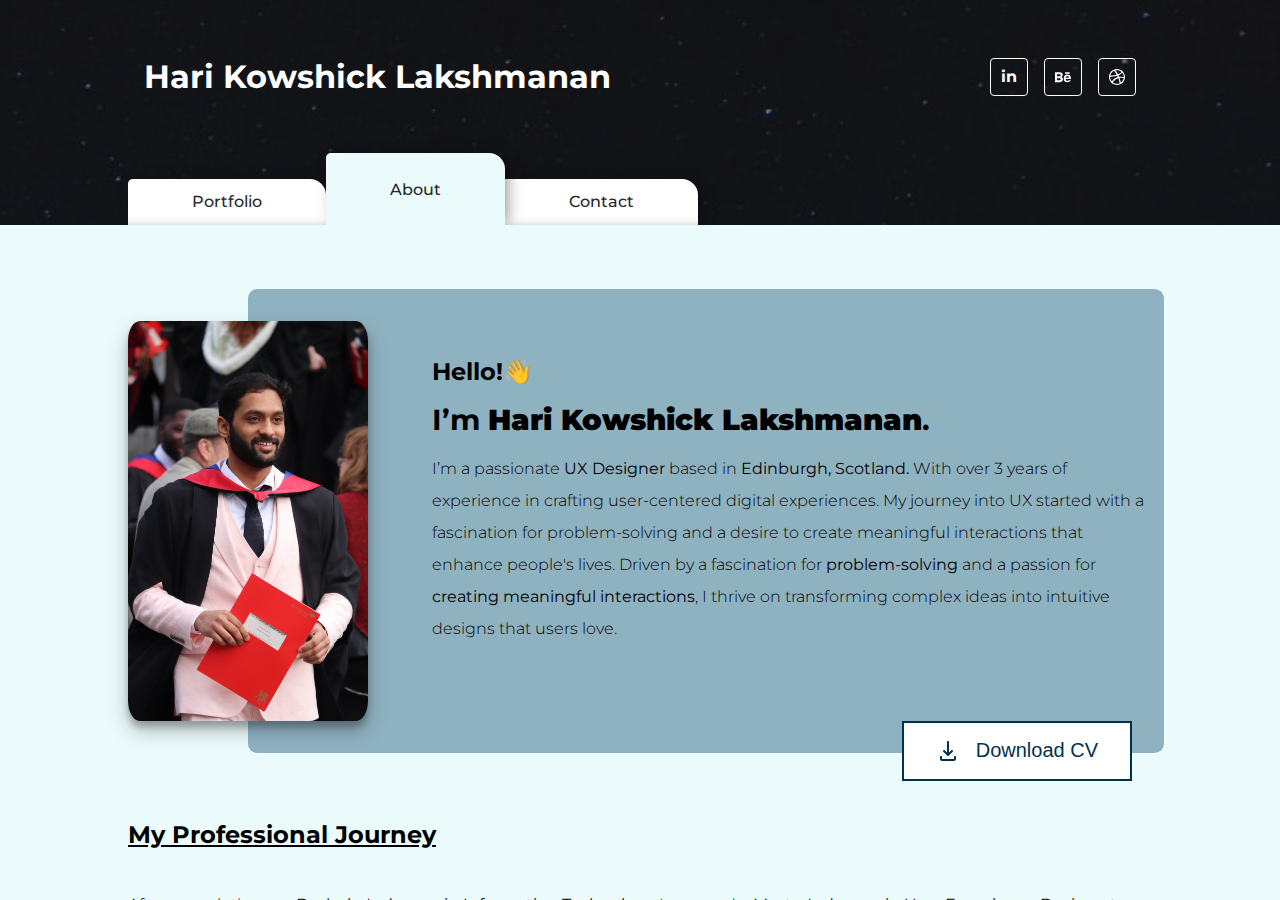
<file: index.html>
<!DOCTYPE html>
<html lang="en">
<head>
    <title>User Experience | Hari Kowshick Lakshmanan | Edinburgh > About</title>
    
    <meta charset="UTF-8">
    <meta http-equiv="X-UA-Compatible" content="IE=edge">
    <meta name="viewport" content="width=device-width, initial-scale=1.0">
    <meta   
        name="description" 
        content="User Experience (UX) and User Interface (UI) solutions in Berlin by Ayano Ogasawara."
    >
    
    <link rel="stylesheet" href="styles/grids.css" />
    <style>
        @import url(styles/variables.css);
        @import url(styles/reset.css);
        @import url(styles/grids.css);
        @import url(styles/header.css);
        @import url(styles/content.css);
        @import url(styles/about.css);
    </style>
    
    <link rel="preconnect" href="https://fonts.gstatic.com" crossorigin>
    <link href="https://fonts.googleapis.com/css2?family=Montserrat:wght@100;300;500&family=Roboto:wght@100;300;400&display=swap" rel="stylesheet">

</head>
<body class="grid-header-and-main">
    <header class="grid-responsive-width">
        <div class="title-heading">
            <h1>Hari Kowshick Lakshmanan</h1>
            <a style="color: white; font-weight: bold; text-decoration: none;" class="icon" href="https://www.linkedin.com/in/hari-kowshick-/" onmouseover="this.style.color='#0077b5'" onmouseout="this.style.color='white'">in</a>

                <a class="icon" href="https://www.behance.net/harikowshick"> 
                <svg xmlns="http://www.w3.org/2000/svg" width="24" height="24" viewBox="0 0 24 24">
                    <path
                        d="M22 7h-7v-2h7v2zm1.726 10c-.442 1.297-2.029 3-5.101 3-3.074 0-5.564-1.729-5.564-5.675 0-3.91 2.325-5.92 5.466-5.92 3.082 0 4.964 1.782 5.375 4.426.078.506.109 1.188.095 2.14h-8.027c.13 3.211 3.483 3.312 4.588 2.029h3.168zm-7.686-4h4.965c-.105-1.547-1.136-2.219-2.477-2.219-1.466 0-2.277.768-2.488 2.219zm-9.574 6.988h-6.466v-14.967h6.953c5.476.081 5.58 5.444 2.72 6.906 3.461 1.26 3.577 8.061-3.207 8.061zm-3.466-8.988h3.584c2.508 0 2.906-3-.312-3h-3.272v3zm3.391 3h-3.391v3.016h3.341c3.055 0 2.868-3.016.05-3.016z" />
                </svg>
            </a>
            <a class="icon" href="https://dribbble.com/Harikowshick">
                <svg width="100" height="100" viewBox="0 0 100 100" xmlns="http://www.w3.org/2000/svg">
                    <path fill-rule="evenodd" clip-rule="evenodd"
                        d="M50 0C22.397 0 0 22.397 0 50C0 77.603 22.397 100 50 100C77.5488 100 100 77.603 100 50C100 22.397 77.5488 0 50 0ZM83.026 23.0477C88.9913 30.3145 92.5705 39.5879 92.679 49.6204C91.269 49.3492 77.1692 46.4751 62.961 48.2646C62.6356 47.5597 62.3644 46.8004 62.0391 46.0412C61.1714 43.9805 60.1952 41.8655 59.2191 39.859C74.9458 33.4599 82.1041 24.2408 83.026 23.0477ZM50 7.37527C60.846 7.37527 70.7701 11.4425 78.308 18.1128C77.5488 19.1974 71.0954 27.82 55.9111 33.5141C48.9154 20.6616 41.1605 10.141 39.9675 8.5141C43.167 7.75488 46.5293 7.37527 50 7.37527ZM31.833 11.3883C32.9718 12.9067 40.564 23.4816 47.6681 36.0629C27.7115 41.3774 10.0868 41.269 8.18872 41.269C10.9544 28.0369 19.9024 17.0282 31.833 11.3883ZM7.26681 50.0542C7.26681 49.6204 7.26681 49.1866 7.26681 48.7527C9.11063 48.8069 29.8265 49.0781 51.1388 42.679C52.3861 45.0651 53.5249 47.5054 54.6095 49.9458C54.0672 50.1085 53.4707 50.2712 52.9284 50.4338C30.9111 57.538 19.1974 76.9523 18.2213 78.5792C11.4425 71.0412 7.26681 61.0087 7.26681 50.0542ZM50 92.7332C40.1302 92.7332 31.0195 89.3709 23.8069 83.731C24.5662 82.1584 33.243 65.4555 57.321 57.0499C57.4295 56.9957 57.4837 56.9957 57.5922 56.9414C63.6117 72.5054 66.0521 85.5748 66.7028 89.3167C61.551 91.5401 55.9111 92.7332 50 92.7332ZM73.807 85.4122C73.3731 82.8091 71.0955 70.3362 65.5098 54.9892C78.9046 52.8742 90.6182 56.3449 92.0824 56.833C90.2386 68.7093 83.4056 78.9588 73.807 85.4122Z"
                    />
                </svg>
            </a>
        </div>
        <nav>
            <a href="contact.html" class="custom tab">Contact</a>
            <a href="about.html" class="tab active content-underline">About</a>
            <a href="portfolio.html" class="custom tab">Portfolio</a>
            
        </nav>
    </header>
    <main class="grid-responsive-width content-paper">
        <div class="about-content-grid">
            <section class="intro">
                <div class="intro-thumbnail">
                </div>
                <div class="intro-summary">
                    <br>
                    <h2>Hello!👋 </h2>
                    <h1 style="font-size: 1.8rem;">I’m <strong>Hari Kowshick Lakshmanan</strong>.</h1>
                    <p style="line-height: 2rem;">I’m a passionate <strong>UX Designer</strong> based in <strong>Edinburgh, Scotland.</strong> With over 3 years of experience in crafting user-centered digital experiences. 
                        My journey into UX started with a fascination for problem-solving and a desire to create meaningful interactions that enhance people's lives. 
                        Driven by a fascination for <strong>problem-solving</strong> and a passion for <strong>creating meaningful interactions</strong>, I thrive on transforming complex ideas into intuitive designs that users love.</p>
                    <a href="./assets/pdf/Hari Kowshick Lakshmanan_UX designer_Resume.pdf" download="Hari Kowshick Lakshmanan_UX designer_Resume.pdf">
                        <button>
                            <svg fill="none" viewBox="0 0 24 24" height="24" width="24" xmlns="http://www.w3.org/2000/svg">
                                <path xmlns="http://www.w3.org/2000/svg" d="M12 2C12.5523 2 13 2.44772 13 3V13.5858L15.2929 11.2929C15.6834 10.9024 16.3166 10.9024 16.7071 11.2929C17.0976 11.6834 17.0976 12.3166 16.7071 12.7071L12.7071 16.7071C12.3166 17.0976 11.6834 17.0976 11.2929 16.7071L7.29289 12.7071C6.90237 12.3166 6.90237 11.6834 7.29289 11.2929C7.68342 10.9024 8.31658 10.9024 8.70711 11.2929L11 13.5858V3C11 2.44772 11.4477 2 12 2ZM5 17C5.55228 17 6 17.4477 6 18V20H18V18C18 17.4477 18.4477 17 19 17C19.5523 17 20 17.4477 20 18V20C20 21.1046 19.1046 22 18 22H6C4.89543 22 4 21.1046 4 20V18C4 17.4477 4.44772 17 5 17Z" fill="#0D0D0D"></path>
                            </svg>
                            Download CV
                        </button>
                    </a>
                </div>
            </section>
            <section class="chapter">
                <br>
                <u><h2>My Professional Journey</h2></u>
                <p style="line-height: 2rem;">After completing my <strong>Bachelor's degree in Information Technology</strong> 
                I pursued a <strong>Master's degree in User Experience Design at Edinburgh Napier University.</strong>
                During my academic and professional journey, I’ve had the opportunity to 
                work on <strong>diverse projects</strong> across various domains, including:</p>
                <div class="line-bullet-points">
                   <li> <span style="line-height: 2rem;"><strong style="color: blue; font-weight: bold;">E-commerce website redesign: </strong>Enhanced user journeys and improved conversions by
                    <br>simplifying the navigation and optimizing the checkout process based on user feedback.<br><br></span></li>
                   <li> <span style="line-height: 2rem;"><strong style="color: blue; font-weight: bold;">Sustainable app:</strong> Developed a mobile app to help users track their carbon footprint and adopt eco-friendly habits.
                     <br> worked on the user research, wireframes, and interactive prototypes.<br><br></span></li>
                   <li> <span style="line-height: 2rem;"><strong style="color: blue; font-weight: bold;">Bellfield Brewery website redesign:</strong> Created an engaging platform for a local brewery <br> 
                    to connect with their customers by enhancing the site's usability and ensuring a seamless user experience.<br><br></span>
                   <li> <span style="line-height: 2rem;"><strong style="color: blue; font-weight: bold;">Traveloop:</strong> A travel app aimed at promoting sustainable tourism.<br>
                    I collaborated with stakeholders to design a user-friendly interface and implemented interactive prototypes to validate the concept.<br></span>                   
                 </div>
                
            </section>
            <p style="line-height: 2rem;">Through these projects, I’ve gained expertise in tools like <strong>, Adobe XD, Miro, Axure RP, and Maze, 
                and honed my skills in UX research, prototyping, wireframing, and user testing.</strong> </p>
            <section class="chapter">
                <u><h2>What Inspires Me</h2></section></u>
                    <p style="line-height: 2rem;">
                    Design, for me, is about storytelling. It’s about understanding people’s needs, behaviors, and emotions, and translating that into 
                    seamless digital interactions. I’m particularly passionate about accessibility and sustainability in design—ensuring that the experiences 
                    we create are inclusive and have a positive impact on the world. When I’m not designing, you’ll likely find me exploring Edinburgh’s coffee spots, 
                    reading by the seaside, or working on a creative project. I love visiting bookshops, spending time by the beach, and I dream of adopting a black cat someday.
                </p><br>

                <u><h2>Let’s Connect!</h2></u>                              
                <p style="margin-bottom: 3rem; line-height: 2rem;">
                    I’m always excited to collaborate on meaningful projects that make a difference. 
                    Feel free to explore my <strong><a href="https://www.behance.net/harikowshick">explore my portfolio</a></strong> and reach out to 
                    me on <strong><a href="https://www.linkedin.com/in/hari-kowshick-/"> reach out to 
                        me on LinkedIn</a></strong> if you’d like to discuss design ideas, potential collaborations, or just to 
                    say <strong style="font-size:x-large; font-weight: bolder;">Hello!</strong>
                </p>
                <!-- <p style="margin-bottom: 4rem;">
                    So today, having some development and project management experience on top of having graduated Carreer Foundry's UX/UI Certification
                    gives me a very strong basis on which to build upon.
                </p> -->
            </section>
        </div>
    </main>
    <script type="module" src="main.js"></script>
</body>
</html>
</file>
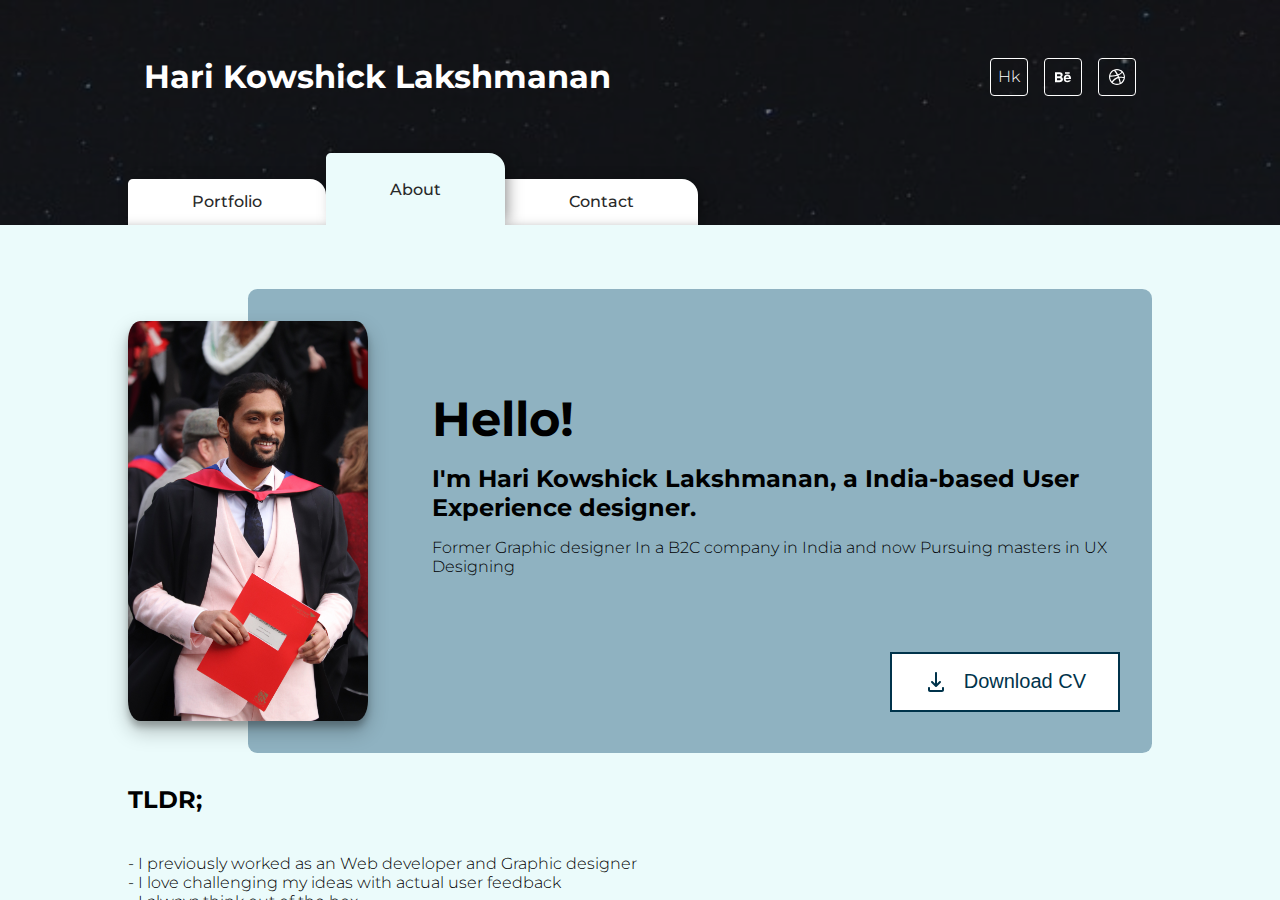
<file: about.html>
<!DOCTYPE html>
<html lang="en">
<head>
    <title>User Experience | Hari Kowshick Lakshmanan | Berlin > About</title>
    
    <meta charset="UTF-8">
    <meta http-equiv="X-UA-Compatible" content="IE=edge">
    <meta name="viewport" content="width=device-width, initial-scale=1.0">
    <meta   
        name="description" 
        content="User Experience (UX) and User Interface (UI) solutions in Berlin by Ayano Ogasawara."
    >
    
    <link rel="stylesheet" href="styles/grids.css" />
    <style>
        @import url(styles/variables.css);
        @import url(styles/reset.css);
        @import url(styles/grids.css);
        @import url(styles/header.css);
        @import url(styles/content.css);
        @import url(styles/about.css);
    </style>
    
    <link rel="preconnect" href="https://fonts.gstatic.com" crossorigin>
    <link href="https://fonts.googleapis.com/css2?family=Montserrat:wght@100;300;500&family=Roboto:wght@100;300;400&display=swap" rel="stylesheet">

</head>
<body class="grid-header-and-main">
    <header class="grid-responsive-width">
        <div class="title-heading">
            <h1 class="content-h1">Hari Kowshick Lakshmanan</h1>
            <a class="icon custom">Hk</a>
            <a class="icon custom">
                <svg xmlns="http://www.w3.org/2000/svg" width="24" height="24" viewBox="0 0 24 24">
                    <path
                        d="M22 7h-7v-2h7v2zm1.726 10c-.442 1.297-2.029 3-5.101 3-3.074 0-5.564-1.729-5.564-5.675 0-3.91 2.325-5.92 5.466-5.92 3.082 0 4.964 1.782 5.375 4.426.078.506.109 1.188.095 2.14h-8.027c.13 3.211 3.483 3.312 4.588 2.029h3.168zm-7.686-4h4.965c-.105-1.547-1.136-2.219-2.477-2.219-1.466 0-2.277.768-2.488 2.219zm-9.574 6.988h-6.466v-14.967h6.953c5.476.081 5.58 5.444 2.72 6.906 3.461 1.26 3.577 8.061-3.207 8.061zm-3.466-8.988h3.584c2.508 0 2.906-3-.312-3h-3.272v3zm3.391 3h-3.391v3.016h3.341c3.055 0 2.868-3.016.05-3.016z" />
                </svg>
            </a>
            <a class="icon custom">
                <svg width="100" height="100" viewBox="0 0 100 100" xmlns="http://www.w3.org/2000/svg">
                    <path fill-rule="evenodd" clip-rule="evenodd"
                        d="M50 0C22.397 0 0 22.397 0 50C0 77.603 22.397 100 50 100C77.5488 100 100 77.603 100 50C100 22.397 77.5488 0 50 0ZM83.026 23.0477C88.9913 30.3145 92.5705 39.5879 92.679 49.6204C91.269 49.3492 77.1692 46.4751 62.961 48.2646C62.6356 47.5597 62.3644 46.8004 62.0391 46.0412C61.1714 43.9805 60.1952 41.8655 59.2191 39.859C74.9458 33.4599 82.1041 24.2408 83.026 23.0477ZM50 7.37527C60.846 7.37527 70.7701 11.4425 78.308 18.1128C77.5488 19.1974 71.0954 27.82 55.9111 33.5141C48.9154 20.6616 41.1605 10.141 39.9675 8.5141C43.167 7.75488 46.5293 7.37527 50 7.37527ZM31.833 11.3883C32.9718 12.9067 40.564 23.4816 47.6681 36.0629C27.7115 41.3774 10.0868 41.269 8.18872 41.269C10.9544 28.0369 19.9024 17.0282 31.833 11.3883ZM7.26681 50.0542C7.26681 49.6204 7.26681 49.1866 7.26681 48.7527C9.11063 48.8069 29.8265 49.0781 51.1388 42.679C52.3861 45.0651 53.5249 47.5054 54.6095 49.9458C54.0672 50.1085 53.4707 50.2712 52.9284 50.4338C30.9111 57.538 19.1974 76.9523 18.2213 78.5792C11.4425 71.0412 7.26681 61.0087 7.26681 50.0542ZM50 92.7332C40.1302 92.7332 31.0195 89.3709 23.8069 83.731C24.5662 82.1584 33.243 65.4555 57.321 57.0499C57.4295 56.9957 57.4837 56.9957 57.5922 56.9414C63.6117 72.5054 66.0521 85.5748 66.7028 89.3167C61.551 91.5401 55.9111 92.7332 50 92.7332ZM73.807 85.4122C73.3731 82.8091 71.0955 70.3362 65.5098 54.9892C78.9046 52.8742 90.6182 56.3449 92.0824 56.833C90.2386 68.7093 83.4056 78.9588 73.807 85.4122Z"
                    />
                </svg>
            </a>
        </div>
        <nav>
            <a href="contact.html" class="custom tab">Contact</a>
            <a href="about.html" class="tab active content-underline">About</a>
            <a href="index.html" class="custom tab">Portfolio</a>
            
        </nav>
    </header>
    <main class="grid-responsive-width content-paper">
        <div class="about-content-grid">
            <section class="intro">
                <div class="intro-thumbnail">
                </div>
                <div class="intro-summary">
                    <h1>Hello!</h1>
                    <h2>I'm Hari Kowshick  Lakshmanan, a India-based User Experience designer.</h2>
                    <p>Former Graphic designer In a B2C company in India and now Pursuing masters in UX Designing</p>
                    <a href="./assets/pdf/Hari Kowshick Lakshmanan_UX designer_Resume.pdf" download="Hari Kowshick Lakshmanan_UX designer_Resume.pdf">
                        <button>
                            <svg fill="none" viewBox="0 0 24 24" height="24" width="24" xmlns="http://www.w3.org/2000/svg">
                                <path xmlns="http://www.w3.org/2000/svg" d="M12 2C12.5523 2 13 2.44772 13 3V13.5858L15.2929 11.2929C15.6834 10.9024 16.3166 10.9024 16.7071 11.2929C17.0976 11.6834 17.0976 12.3166 16.7071 12.7071L12.7071 16.7071C12.3166 17.0976 11.6834 17.0976 11.2929 16.7071L7.29289 12.7071C6.90237 12.3166 6.90237 11.6834 7.29289 11.2929C7.68342 10.9024 8.31658 10.9024 8.70711 11.2929L11 13.5858V3C11 2.44772 11.4477 2 12 2ZM5 17C5.55228 17 6 17.4477 6 18V20H18V18C18 17.4477 18.4477 17 19 17C19.5523 17 20 17.4477 20 18V20C20 21.1046 19.1046 22 18 22H6C4.89543 22 4 21.1046 4 20V18C4 17.4477 4.44772 17 5 17Z" fill="#0D0D0D"></path>
                            </svg>
                            Download CV
                        </button>
                    </a>
                </div>
            </section>
            <section class="chapter">
                <h2>TLDR;</h2>
                <div class="line-bullet-points">
                    <span>- I previously worked as an Web developer and Graphic designer</span>
                    <span>- I love challenging my ideas with actual user feedback</span>
                    <span>- I always think out of the box</span>
                    <span>- I don't shy away from my responsabilities</span>
                    <span>- I prefer working with a team</span>
                    <span>- I can work on-site or remotely</span>
                    <span>- I am observant and pay great attention to details</span>
                    <span>- I have excellent presentation skills</span>
                </div>
            </section>
            <section class="chapter">
                <h2>My journey towards User Experience</h2>
                <p>
                    Like many, I have discovered and experimented a lot with the tools that came along with the digital age!,
                    I first discovered my passion for UX design during my front-end developer internship at Pinesphere Solutions. Around the same time, I also started as a graphic designer 
                    at Bright Bridge Info Tech. This role allowed me to gain valuable experience in visual communication and using design tools for marketing materials. 
                    The combination of front-end development exposure and hands-on graphic design work got me really excited about the field of UX.
                </p>
                <p>
                    Working closely with UX designers and seeing how wireframes translate into actual UI code opened my eyes to the impact of user-centric design.
                    I was fascinated with how even small tweaks could really improve the overall user experience. and I especially enjoyed messing around with music.
                </p>
                <p>
                    This motivated me to pursue formal UX/UI design training. I completed an intensive certification course at Designerrs Academy, where
                    I learned core skills like user research, information architecture, wireframing, prototyping, and usability testing. With this knowledge, 
                    I felt equipped to take on UX projects. Eager to apply my new skills, I took on two major UX/UI projects in 2022. For a travel planning app and a home services app,
                    I independently handled the entire design process from research to high-fidelity prototyping. Refining the user journeys through iterative testing was so rewarding. 
                    This experience made me realize I wanted to specialize in UX design long-term.
                </p>
                <p>
                    To further boost my expertise, I decided to pursue a master's degree in User Experience Design at Edinburgh Napier University. 
                    This program will give me advanced skills and a strong portfolio to become an expert in the field. Learning UX design formally 
                    at the master's level is the perfect next step for me.
                </p>
                <p style="margin-bottom: 4rem;">
                    In the meantime, I'm getting valuable visual communication experience in my current role as a graphic designer. 
                    This allows me to improve my UI design abilities while also learning new tools and techniques.
                    The combined graphic design and UX knowledge makes me a well-rounded designer. I'm proud of the path I've taken so far to systematically build up my UX skills 
                    - from that first internship to hands-on projects to formal education. With passion and dedication, I'm on track to becoming a UX expert and can't wait to see 
                    where this journey takes me next!
                </p>
                <!-- <p style="margin-bottom: 4rem;">
                    So today, having some development and project management experience on top of having graduated Carreer Foundry's UX/UI Certification
                    gives me a very strong basis on which to build upon.
                </p> -->
            </section>
        </div>
    </main>
    <script type="module" src="main.js"></script>
</body>
</html>
</file>
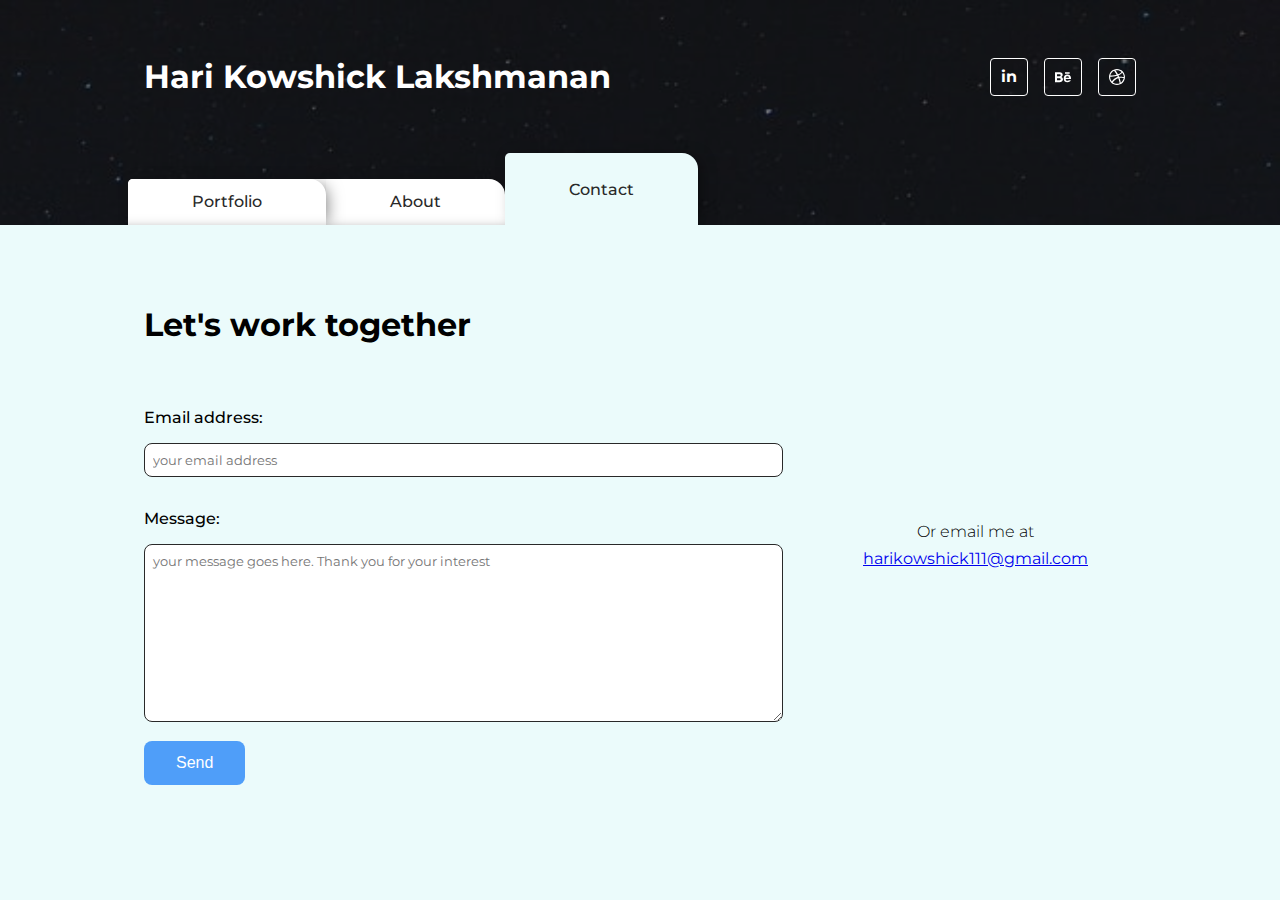
<file: contact.html>
<!DOCTYPE html>
<html lang="en">
<head>
    <meta charset="UTF-8">
    <meta http-equiv="X-UA-Compatible" content="IE=edge">
    <meta name="viewport" content="width=device-width, initial-scale=1.0">
    <title>User Experience | Hari Kowshick Lakshmanan | India > Contact</title>
    <meta name="description" content="User Experience (UX) and User Interface (UI) solutions in Berlin by Ayano Ogasawara.">
    <link rel="stylesheet" href="styles/grids.css" />
    <style>
        @import url(styles/reset.css);
        @import url(styles/grids.css);
        @import url(styles/header.css);
        @import url(styles/variables.css);
        @import url(styles/content.css);
        @import url(styles/contact.css);
    </style>
    <link rel="preconnect" href="https://fonts.gstatic.com" crossorigin>
    <link href="https://fonts.googleapis.com/css2?family=Montserrat:wght@100;300;500&family=Roboto:wght@100;300;400&display=swap" rel="stylesheet">

</head>
<body class="grid-header-and-main">
    <header class="grid-responsive-width">
        <div class="title-heading">
            <h1>Hari Kowshick Lakshmanan</h1>
            <a style="color: white; font-weight: bold; text-decoration: none;" class="icon" href="https://www.linkedin.com/in/hari-kowshick-/" onmouseover="this.style.color='#0077b5'" onmouseout="this.style.color='white'">in</a>
                <a class="icon" href="https://www.behance.net/harikowshick"> 
                <svg xmlns="http://www.w3.org/2000/svg" width="24" height="24" viewBox="0 0 24 24">
                    <path
                        d="M22 7h-7v-2h7v2zm1.726 10c-.442 1.297-2.029 3-5.101 3-3.074 0-5.564-1.729-5.564-5.675 0-3.91 2.325-5.92 5.466-5.92 3.082 0 4.964 1.782 5.375 4.426.078.506.109 1.188.095 2.14h-8.027c.13 3.211 3.483 3.312 4.588 2.029h3.168zm-7.686-4h4.965c-.105-1.547-1.136-2.219-2.477-2.219-1.466 0-2.277.768-2.488 2.219zm-9.574 6.988h-6.466v-14.967h6.953c5.476.081 5.58 5.444 2.72 6.906 3.461 1.26 3.577 8.061-3.207 8.061zm-3.466-8.988h3.584c2.508 0 2.906-3-.312-3h-3.272v3zm3.391 3h-3.391v3.016h3.341c3.055 0 2.868-3.016.05-3.016z" />
                </svg>
            </a>
            <a class="icon" href="https://dribbble.com/Harikowshick">
                <svg width="100" height="100" viewBox="0 0 100 100" xmlns="http://www.w3.org/2000/svg">
                    <path fill-rule="evenodd" clip-rule="evenodd"
                        d="M50 0C22.397 0 0 22.397 0 50C0 77.603 22.397 100 50 100C77.5488 100 100 77.603 100 50C100 22.397 77.5488 0 50 0ZM83.026 23.0477C88.9913 30.3145 92.5705 39.5879 92.679 49.6204C91.269 49.3492 77.1692 46.4751 62.961 48.2646C62.6356 47.5597 62.3644 46.8004 62.0391 46.0412C61.1714 43.9805 60.1952 41.8655 59.2191 39.859C74.9458 33.4599 82.1041 24.2408 83.026 23.0477ZM50 7.37527C60.846 7.37527 70.7701 11.4425 78.308 18.1128C77.5488 19.1974 71.0954 27.82 55.9111 33.5141C48.9154 20.6616 41.1605 10.141 39.9675 8.5141C43.167 7.75488 46.5293 7.37527 50 7.37527ZM31.833 11.3883C32.9718 12.9067 40.564 23.4816 47.6681 36.0629C27.7115 41.3774 10.0868 41.269 8.18872 41.269C10.9544 28.0369 19.9024 17.0282 31.833 11.3883ZM7.26681 50.0542C7.26681 49.6204 7.26681 49.1866 7.26681 48.7527C9.11063 48.8069 29.8265 49.0781 51.1388 42.679C52.3861 45.0651 53.5249 47.5054 54.6095 49.9458C54.0672 50.1085 53.4707 50.2712 52.9284 50.4338C30.9111 57.538 19.1974 76.9523 18.2213 78.5792C11.4425 71.0412 7.26681 61.0087 7.26681 50.0542ZM50 92.7332C40.1302 92.7332 31.0195 89.3709 23.8069 83.731C24.5662 82.1584 33.243 65.4555 57.321 57.0499C57.4295 56.9957 57.4837 56.9957 57.5922 56.9414C63.6117 72.5054 66.0521 85.5748 66.7028 89.3167C61.551 91.5401 55.9111 92.7332 50 92.7332ZM73.807 85.4122C73.3731 82.8091 71.0955 70.3362 65.5098 54.9892C78.9046 52.8742 90.6182 56.3449 92.0824 56.833C90.2386 68.7093 83.4056 78.9588 73.807 85.4122Z"
                    />
                </svg>
            </a>
        </div>
        <nav>
            <a href="contact.html" class="tab active">Contact</a>
            <a href="index.html" class="custom tab">About</a>
            <a href="portfolio.html" class="custom tab">Portfolio</a>
            
        </nav>
    </header>

    <main class="grid-responsive-width content-paper">
        <div class="contact-page-grid">
            <form onsubmit="sendemail(event)" class="contact-form">
                <h1>Let's work together</h1>
                <label for="contact-email-address">Email address:</label>
                <input 
                    id="contact-email-address"
                    name="contact-email-address"
                    type="email" 
                    placeholder="your email address"
                >
                <label for="contact-message">Message:</label>
                <textarea
                    id="contact-message"
                    name="contact-message"
                    placeholder="your message goes here. Thank you for your interest"
                    rows="10"
                ></textarea>
                <div>
                   <br> <button type="submit">Send</button>
                </div>
            </form>
            <div class="mailto-link-container">
                <p style="margin-bottom: .5rem; text-align: left;">Or email me at</p>
                <p><a href="mailto:harikowshick111@gmail.com"><b>harikowshick111@gmail.com</b></a></p>
            </div>
        </div>
    </main>
    <script type="module" src="main.js"></script>
</body>
</html>

<!-- <a href="http://ayan0823.github.io/ux/resume/resume.html">My resume</a> -->
</file>
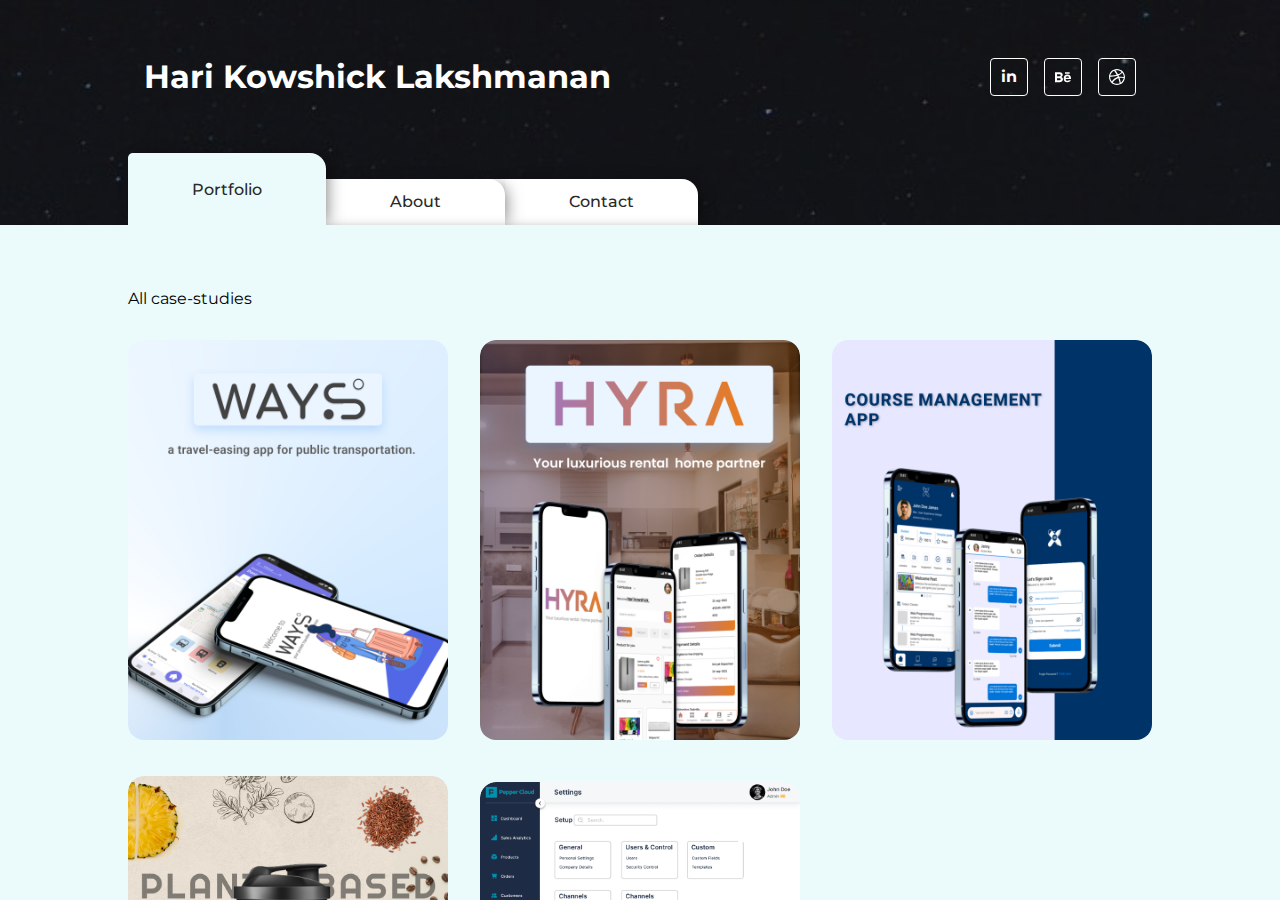
<file: portfolio.html>
<!DOCTYPE html>
<html lang="en">
<head>
    <title>User Experience | Hari Kowshick Lakshmanan | Edinburgh > Portfolio</title>
    
    <meta charset="UTF-8">
    <meta http-equiv="X-UA-Compatible" content="IE=edge">
    <meta name="viewport" content="width=device-width, initial-scale=1.0">
    <meta 
        name="description" 
        content="User Experience (UX) and User Interface (UI) solutions in Edinburgh by Hari Kowshick Lakshmanan."
    >
    
        <link rel="stylesheet" href="styles/grids.css" />
    <style>
        @import url(styles/variables.css);
        @import url(styles/reset.css);
        @import url(styles/grids.css);
        @import url(styles/header.css);
        @import url(styles/content.css);
        @import url(styles/portfolio.css);
    </style>
    
    <link rel="preconnect" href="https://fonts.gstatic.com" crossorigin>
    <link href="https://fonts.googleapis.com/css2?family=Montserrat:wght@100;300;500&family=Roboto:wght@100;300;400&display=swap" rel="stylesheet">

</head>
<body class="grid-header-and-main">
    <header class="grid-responsive-width">
        <div class="title-heading">
            <h1 class="content-h1">Hari Kowshick Lakshmanan</h1>
            <a style="color: white; font-weight: bold; text-decoration: none;" class="icon" href="https://www.linkedin.com/in/hari-kowshick-/" onmouseover="this.style.color='#0077b5'" onmouseout="this.style.color='white'">in</a>
                <a class="icon" href="https://www.behance.net/harikowshick">   
                  <svg xmlns="http://www.w3.org/2000/svg" width="24" height="24" viewBox="0 0 24 24">
                    <path
                        d="M22 7h-7v-2h7v2zm1.726 10c-.442 1.297-2.029 3-5.101 3-3.074 0-5.564-1.729-5.564-5.675 0-3.91 2.325-5.92 5.466-5.92 3.082 0 4.964 1.782 5.375 4.426.078.506.109 1.188.095 2.14h-8.027c.13 3.211 3.483 3.312 4.588 2.029h3.168zm-7.686-4h4.965c-.105-1.547-1.136-2.219-2.477-2.219-1.466 0-2.277.768-2.488 2.219zm-9.574 6.988h-6.466v-14.967h6.953c5.476.081 5.58 5.444 2.72 6.906 3.461 1.26 3.577 8.061-3.207 8.061zm-3.466-8.988h3.584c2.508 0 2.906-3-.312-3h-3.272v3zm3.391 3h-3.391v3.016h3.341c3.055 0 2.868-3.016.05-3.016z" />
                  </svg>
                </a>  

            <a class="icon" href="https://dribbble.com/Harikowshick">
                <svg width="100" height="100" viewBox="0 0 100 100" xmlns="http://www.w3.org/2000/svg">
                    <path fill-rule="evenodd" clip-rule="evenodd"
                        d="M50 0C22.397 0 0 22.397 0 50C0 77.603 22.397 100 50 100C77.5488 100 100 77.603 100 50C100 22.397 77.5488 0 50 0ZM83.026 23.0477C88.9913 30.3145 92.5705 39.5879 92.679 49.6204C91.269 49.3492 77.1692 46.4751 62.961 48.2646C62.6356 47.5597 62.3644 46.8004 62.0391 46.0412C61.1714 43.9805 60.1952 41.8655 59.2191 39.859C74.9458 33.4599 82.1041 24.2408 83.026 23.0477ZM50 7.37527C60.846 7.37527 70.7701 11.4425 78.308 18.1128C77.5488 19.1974 71.0954 27.82 55.9111 33.5141C48.9154 20.6616 41.1605 10.141 39.9675 8.5141C43.167 7.75488 46.5293 7.37527 50 7.37527ZM31.833 11.3883C32.9718 12.9067 40.564 23.4816 47.6681 36.0629C27.7115 41.3774 10.0868 41.269 8.18872 41.269C10.9544 28.0369 19.9024 17.0282 31.833 11.3883ZM7.26681 50.0542C7.26681 49.6204 7.26681 49.1866 7.26681 48.7527C9.11063 48.8069 29.8265 49.0781 51.1388 42.679C52.3861 45.0651 53.5249 47.5054 54.6095 49.9458C54.0672 50.1085 53.4707 50.2712 52.9284 50.4338C30.9111 57.538 19.1974 76.9523 18.2213 78.5792C11.4425 71.0412 7.26681 61.0087 7.26681 50.0542ZM50 92.7332C40.1302 92.7332 31.0195 89.3709 23.8069 83.731C24.5662 82.1584 33.243 65.4555 57.321 57.0499C57.4295 56.9957 57.4837 56.9957 57.5922 56.9414C63.6117 72.5054 66.0521 85.5748 66.7028 89.3167C61.551 91.5401 55.9111 92.7332 50 92.7332ZM73.807 85.4122C73.3731 82.8091 71.0955 70.3362 65.5098 54.9892C78.9046 52.8742 90.6182 56.3449 92.0824 56.833C90.2386 68.7093 83.4056 78.9588 73.807 85.4122Z"
                    />
                </svg>
            </a>
        </div>
        <nav>
            <a href="contact.html" class="custom tab">Contact</a>
            <a href="index.html" class="custom tab">About</a>
            <a href="portfolio.html" class="tab active">Portfolio</a>
            
        </nav>
    </header>
    <main class="grid-responsive-width content-paper">
        <div style="margin-bottom: 2rem;">
            <b>All case-studies</b>
        </div>
        <div class="portfolio-content-grid">
            <a href="./case-studies/wayz.html" data-title="WAYZ: Public Transport App">
                <img src="./assets/imgs/ways cover.png" alt="case-study-wayz">
            </a>
            <a href="./case-studies/hyra.html" data-title="HYRA: Rental Home Partner">
                <img src="./assets/imgs/hyra_cover.png" alt="case-study-hyra">
            </a>
            <a href="./case-studies/langarden.html" data-title="Langarden: Course Management App">
                <img src="./assets/imgs/Frame 7687.png" alt="case-study-langarden">
            </a>
            <a href="./case-studies/protein_web.html" data-title="Plant-Based Protein Website">
                <img src="./assets/imgs/pp/image-1.png" alt="case-study-protein">
            </a>
            <a href="./case-studies/crm_field.html" data-title="CRM Field Management App">
                <img src="./assets/imgs/crm_field_img/bg-1.png" alt="case-study-crm">
            </a>
        </div>
        
    </main>
    <script type="module" src="main.js"></script>
</body>
</html>
</file>
<file: styles/grids.css>
.grid-header-and-main {
    display: grid;
    grid-template-columns: 1fr;
    grid-template-rows: 25vh 75vh;
    grid-auto-flow: row;
    justify-content: center;
}

.grid-responsive-width {
    display: grid;
    grid-template-columns: minmax(auto, 1024px);
    grid-auto-rows: min-content;
    justify-content: center;
}
.grid-image-links {
    display: grid;
    width: 100%;
    height: 100%;
    overflow: auto;
    grid-template-columns: 1fr 0.61803fr;
    grid-auto-rows: max-content;
    grid-gap: 1rem;   
}
</file>
